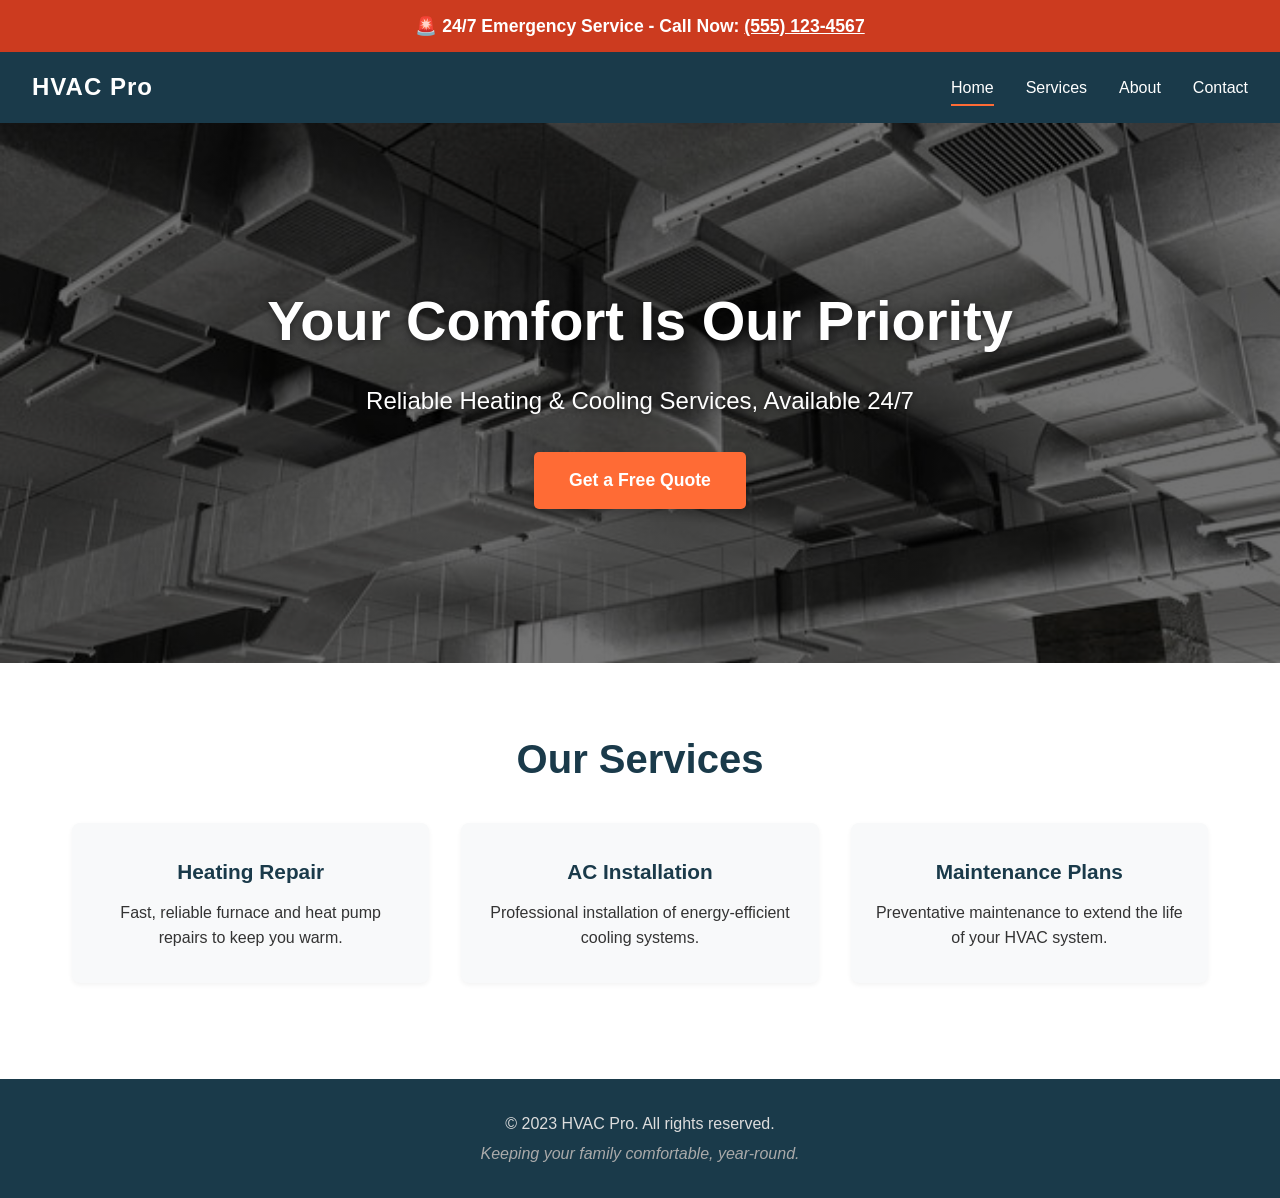
<file: index.html>
<!DOCTYPE html>
<html lang="en">
<head>
    <meta charset="UTF-8">
    <meta name="viewport" content="width=device-width, initial-scale=1.0">
    <title>HVAC Pro | Your Trusted Heating & Cooling Experts</title>
    <link rel="stylesheet" href="index.css">
</head>
<body>
    <!-- Emergency Banner -->
    <div class="emergency-banner">
        🚨 24/7 Emergency Service - Call Now: <a href="tel:+15551234567">(555) 123-4567</a>
    </div>

    <!-- Navigation -->
    <header>
        <nav>
            <div class="logo">HVAC Pro</div>
            <ul>
                <li><a href="index.html" class="active">Home</a></li>
                <li><a href="services.html">Services</a></li>
                <li><a href="about.html">About</a></li>
                <li><a href="contact.html">Contact</a></li>
            </ul>
        </nav>
    </header>

    <!-- Hero Section -->
    <section class="hero">
        <div class="hero-content">
            <h1>Your Comfort Is Our Priority</h1>
            <p>Reliable Heating & Cooling Services, Available 24/7</p>
            <a href="contact.html" class="cta-button">Get a Free Quote</a>
        </div>
    </section>

    <!-- Services Section -->
    <section class="services">
        <h2>Our Services</h2>
        <div class="service-grid">
            <div class="service-card">
                <h3>Heating Repair</h3>
                <p>Fast, reliable furnace and heat pump repairs to keep you warm.</p>
            </div>
            <div class="service-card">
                <h3>AC Installation</h3>
                <p>Professional installation of energy-efficient cooling systems.</p>
            </div>
            <div class="service-card">
                <h3>Maintenance Plans</h3>
                <p>Preventative maintenance to extend the life of your HVAC system.</p>
            </div>
        </div>
    </section>

    <!-- Footer -->
    <footer>
        <div class="footer-content">
            <p>&copy; 2023 HVAC Pro. All rights reserved.</p>
            <p class="tagline">Keeping your family comfortable, year-round.</p>
        </div>
    </footer>
</body>
</html>
</file>
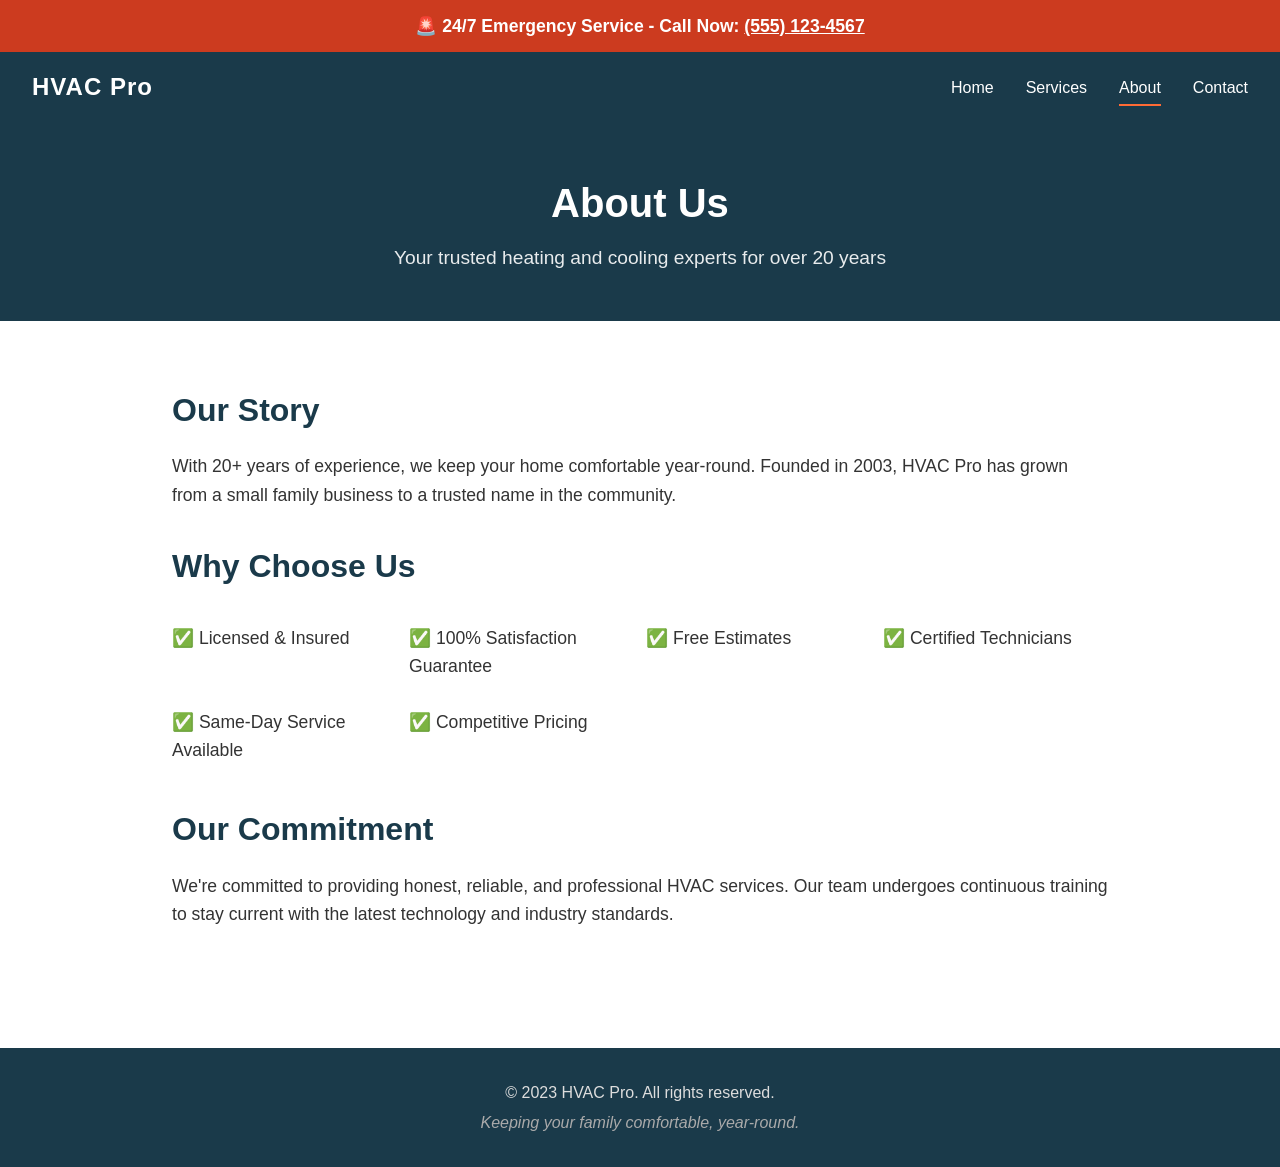
<file: about.html>
<!DOCTYPE html>
<html lang="en">
<head>
    <meta charset="UTF-8">
    <meta name="viewport" content="width=device-width, initial-scale=1.0">
    <title>About Us | HVAC Pro</title>
    <link rel="stylesheet" href="index.css">
</head>
<body>
    <!-- Emergency Banner -->
    <div class="emergency-banner">
        🚨 24/7 Emergency Service - Call Now: <a href="tel:+15551234567">(555) 123-4567</a>
    </div>

    <!-- Navigation -->
    <header>
        <nav>
            <div class="logo">HVAC Pro</div>
            <ul>
                <li><a href="index.html">Home</a></li>
                <li><a href="services.html">Services</a></li>
                <li><a href="about.html" class="active">About</a></li>
                <li><a href="contact.html">Contact</a></li>
            </ul>
        </nav>
    </header>

    <!-- Page Banner -->
    <section class="page-banner">
        <h1>About Us</h1>
        <p>Your trusted heating and cooling experts for over 20 years</p>
    </section>

    <!-- About Section -->
    <section id="about">
        <div class="about-content">
            <h2>Our Story</h2>
            <p>With 20+ years of experience, we keep your home comfortable year-round. Founded in 2003, HVAC Pro has grown from a small family business to a trusted name in the community.</p>
            
            <h2>Why Choose Us</h2>
            <ul class="about-features">
                <li>✅ Licensed & Insured</li>
                <li>✅ 100% Satisfaction Guarantee</li>
                <li>✅ Free Estimates</li>
                <li>✅ Certified Technicians</li>
                <li>✅ Same-Day Service Available</li>
                <li>✅ Competitive Pricing</li>
            </ul>

            <h2>Our Commitment</h2>
            <p>We're committed to providing honest, reliable, and professional HVAC services. Our team undergoes continuous training to stay current with the latest technology and industry standards.</p>
        </div>
    </section>

    <!-- Footer -->
    <footer>
        <div class="footer-content">
            <p>&copy; 2023 HVAC Pro. All rights reserved.</p>
            <p class="tagline">Keeping your family comfortable, year-round.</p>
        </div>
    </footer>
</body>
</html>
</file>
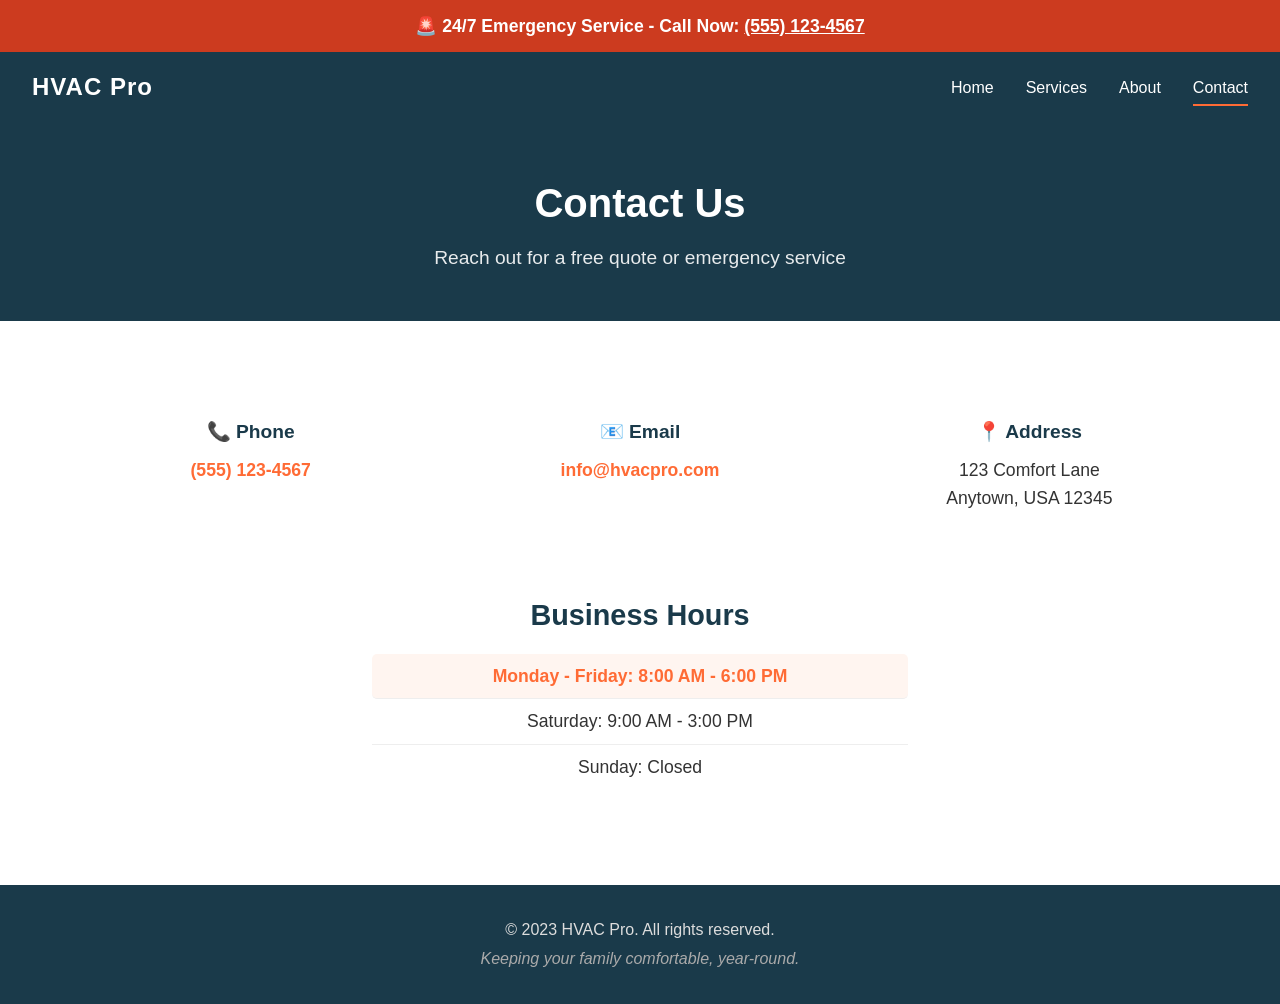
<file: contact.html>
<!DOCTYPE html>
<html lang="en">
<head>
    <meta charset="UTF-8">
    <meta name="viewport" content="width=device-width, initial-scale=1.0">
    <title>Contact Us | HVAC Pro</title>
    <link rel="stylesheet" href="index.css">
</head>
<body>
    <!-- Emergency Banner -->
    <div class="emergency-banner">
        🚨 24/7 Emergency Service - Call Now: <a href="tel:+15551234567">(555) 123-4567</a>
    </div>

    <!-- Navigation -->
    <header>
        <nav>
            <div class="logo">HVAC Pro</div>
            <ul>
                <li><a href="index.html">Home</a></li>
                <li><a href="services.html">Services</a></li>
                <li><a href="about.html">About</a></li>
                <li><a href="contact.html" class="active">Contact</a></li>
            </ul>
        </nav>
    </header>

    <!-- Page Banner -->
    <section class="page-banner">
        <h1>Contact Us</h1>
        <p>Reach out for a free quote or emergency service</p>
    </section>

    <!-- Contact Section -->
    <section id="contact">
        <div class="contact-info">
            <div class="contact-item">
                <h3>📞 Phone</h3>
                <p><a href="tel:+15551234567">(555) 123-4567</a></p>
            </div>
            <div class="contact-item">
                <h3>📧 Email</h3>
                <p><a href="mailto:info@hvacpro.com">info@hvacpro.com</a></p>
            </div>
            <div class="contact-item">
                <h3>📍 Address</h3>
                <p>123 Comfort Lane<br>Anytown, USA 12345</p>
            </div>
        </div>
    </section>

    <!-- Hours Section -->
    <section id="hours">
        <h3>Business Hours</h3>
        <ul>
            <li>Monday - Friday: 8:00 AM - 6:00 PM</li>
            <li>Saturday: 9:00 AM - 3:00 PM</li>
            <li>Sunday: Closed</li>
        </ul>
    </section>

    <!-- Footer -->
    <footer>
        <div class="footer-content">
            <p>&copy; 2023 HVAC Pro. All rights reserved.</p>
            <p class="tagline">Keeping your family comfortable, year-round.</p>
        </div>
    </footer>

    <!-- JavaScript for Hours Highlighting -->
    <script>
        document.addEventListener('DOMContentLoaded', function() {
            const days = ['Sunday', 'Monday', 'Tuesday', 'Wednesday', 'Thursday', 'Friday', 'Saturday'];
            const today = days[new Date().getDay()];
            const hoursList = document.querySelectorAll('#hours li');
            
            if (hoursList.length > 0) {
                hoursList.forEach(li => {
                    if (li.textContent.includes(today)) {
                        li.classList.add('today');
                    }
                });
            }
        });
    </script>
</body>
</html>
</file>
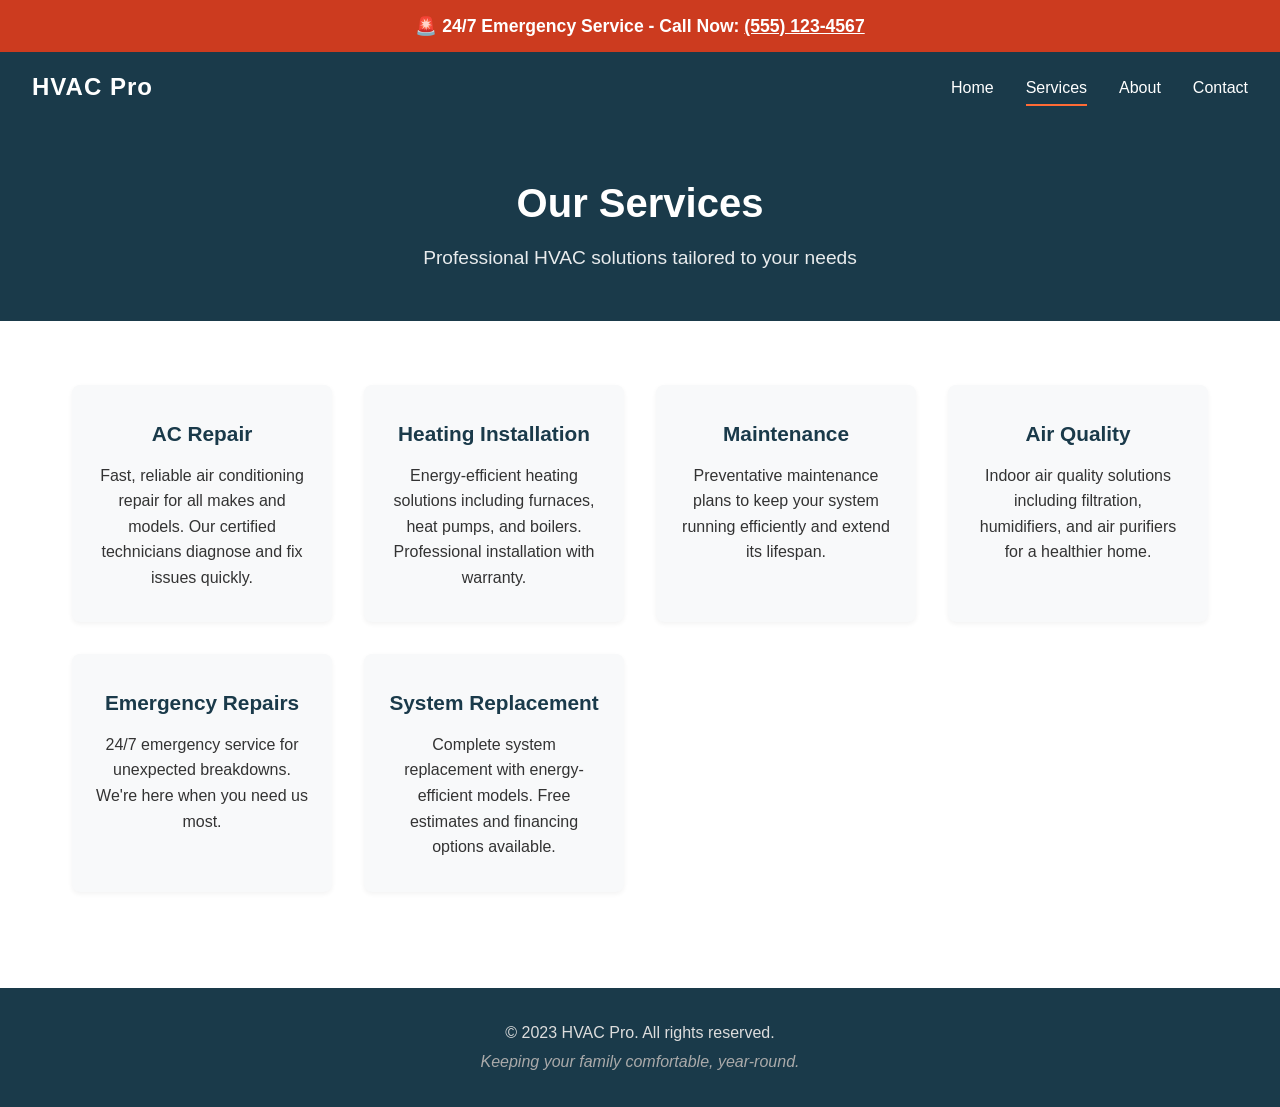
<file: services.html>
<!DOCTYPE html>
<html lang="en">
<head>
    <meta charset="UTF-8">
    <meta name="viewport" content="width=device-width, initial-scale=1.0">
    <title>Our Services | HVAC Pro</title>
    <link rel="stylesheet" href="index.css">
</head>
<body>
    <!-- Emergency Banner -->
    <div class="emergency-banner">
        🚨 24/7 Emergency Service - Call Now: <a href="tel:+15551234567">(555) 123-4567</a>
    </div>

    <!-- Navigation -->
    <header>
        <nav>
            <div class="logo">HVAC Pro</div>
            <ul>
                <li><a href="index.html">Home</a></li>
                <li><a href="services.html" class="active">Services</a></li>
                <li><a href="about.html">About</a></li>
                <li><a href="contact.html">Contact</a></li>
            </ul>
        </nav>
    </header>

    <!-- Page Banner -->
    <section class="page-banner">
        <h1>Our Services</h1>
        <p>Professional HVAC solutions tailored to your needs</p>
    </section>

    <!-- Services Section -->
    <section id="services">
        <div class="service-grid">
            <div class="service-card">
                <h3>AC Repair</h3>
                <p>Fast, reliable air conditioning repair for all makes and models. Our certified technicians diagnose and fix issues quickly.</p>
            </div>
            <div class="service-card">
                <h3>Heating Installation</h3>
                <p>Energy-efficient heating solutions including furnaces, heat pumps, and boilers. Professional installation with warranty.</p>
            </div>
            <div class="service-card">
                <h3>Maintenance</h3>
                <p>Preventative maintenance plans to keep your system running efficiently and extend its lifespan.</p>
            </div>
            <div class="service-card">
                <h3>Air Quality</h3>
                <p>Indoor air quality solutions including filtration, humidifiers, and air purifiers for a healthier home.</p>
            </div>
            <div class="service-card">
                <h3>Emergency Repairs</h3>
                <p>24/7 emergency service for unexpected breakdowns. We're here when you need us most.</p>
            </div>
            <div class="service-card">
                <h3>System Replacement</h3>
                <p>Complete system replacement with energy-efficient models. Free estimates and financing options available.</p>
            </div>
        </div>
    </section>

    <!-- Footer -->
    <footer>
        <div class="footer-content">
            <p>&copy; 2023 HVAC Pro. All rights reserved.</p>
            <p class="tagline">Keeping your family comfortable, year-round.</p>
        </div>
    </footer>
</body>
</html>
</file>
<file: index.css>
/* Reset & Base */
* {
    margin: 0;
    padding: 0;
    box-sizing: border-box;
}

body {
    font-family: Arial, sans-serif;
    line-height: 1.6;
    color: #333;
}

/* --- Emergency Banner --- */
.emergency-banner {
    background-color: #cc3b1f;
    color: white;
    text-align: center;
    padding: 0.75rem 1rem;
    font-weight: bold;
    font-size: 1.1rem;
}

.emergency-banner a {
    color: white;
    text-decoration: underline;
    font-weight: bold;
}

.emergency-banner a:hover {
    color: #ffe0d0;
}

/* --- Navigation --- */
nav {
    background: #1a3a4a;
    padding: 1rem 2rem;
    display: flex;
    justify-content: space-between;
    align-items: center;
    flex-wrap: wrap;
}

.logo {
    color: white;
    font-size: 1.5rem;
    font-weight: bold;
    letter-spacing: 1px;
}

nav ul {
    display: flex;
    list-style: none;
    gap: 2rem;
}

nav a {
    color: white;
    text-decoration: none;
    font-weight: 500;
    padding: 0.5rem 0;
    border-bottom: 2px solid transparent;
    transition: border-color 0.2s ease-in-out;
}

nav a:hover,
nav a.active {
    border-bottom-color: #ff6b35;
}

/* --- Hero Section --- */
.hero {
    display: flex;
    align-items: center;
    justify-content: center;
    text-align: center;
    min-height: 60vh;
    padding: 4rem 2rem;
    background: linear-gradient(rgba(0, 0, 0, 0.55), rgba(0, 0, 0, 0.55)),
                url('360_F_1784794726_fTnKJfXmopYeZTI3hPSH36VdZ2Bxh9Bz.jpg');
    background-size: cover;
    background-position: center;
    background-repeat: no-repeat;
    color: white;
}

.hero-content {
    max-width: 800px;
}

.hero h1 {
    font-size: 3.5rem;
    margin-bottom: 1rem;
    text-shadow: 0 2px 10px rgba(0, 0, 0, 0.6);
}

.hero p {
    font-size: 1.5rem;
    margin-bottom: 2rem;
    text-shadow: 0 1px 5px rgba(0, 0, 0, 0.5);
}

/* --- Call to Action Button --- */
.cta-button {
    display: inline-block;
    padding: 14px 35px;
    background: #ff6b35;
    color: white;
    text-decoration: none;
    font-weight: bold;
    font-size: 1.1rem;
    border-radius: 5px;
    transition: background 0.3s ease, transform 0.1s ease;
    box-shadow: 0 4px 10px rgba(0, 0, 0, 0.2);
}

.cta-button:hover {
    background: #e55a2b;
    transform: scale(1.02);
}

/* --- Page Banner --- */
.page-banner {
    background: #1a3a4a;
    color: white;
    text-align: center;
    padding: 3rem 2rem;
    margin-bottom: 2rem;
}

.page-banner h1 {
    font-size: 2.5rem;
    margin-bottom: 0.5rem;
}

.page-banner p {
    font-size: 1.2rem;
    opacity: 0.9;
}

/* --- Services Section --- */
.services {
    padding: 4rem 2rem;
    max-width: 1200px;
    margin: 0 auto;
}

.services h2 {
    text-align: center;
    font-size: 2.5rem;
    margin-bottom: 2rem;
    color: #1a3a4a;
}

#services {
    padding: 2rem 2rem 4rem;
    max-width: 1200px;
    margin: 0 auto;
}

.service-grid {
    display: grid;
    grid-template-columns: repeat(auto-fit, minmax(250px, 1fr));
    gap: 2rem;
}

.service-card {
    padding: 2rem 1.5rem;
    background: #f8f9fa;
    border-radius: 8px;
    text-align: center;
    box-shadow: 0 2px 5px rgba(0, 0, 0, 0.05);
    transition: transform 0.2s ease, box-shadow 0.2s ease;
}

.service-card:hover {
    transform: translateY(-5px);
    box-shadow: 0 8px 20px rgba(0, 0, 0, 0.1);
}

.service-card h3 {
    color: #1a3a4a;
    margin-bottom: 0.75rem;
    font-size: 1.3rem;
}

/* --- About Section --- */
#about {
    padding: 2rem 2rem 4rem;
    max-width: 1000px;
    margin: 0 auto;
}

#about h2 {
    color: #1a3a4a;
    margin: 2rem 0 1rem;
    font-size: 2rem;
}

#about h2:first-of-type {
    margin-top: 0;
}

#about p {
    margin-bottom: 1.5rem;
    font-size: 1.1rem;
}

.about-features {
    list-style: none;
    padding: 0;
    display: grid;
    grid-template-columns: repeat(auto-fit, minmax(200px, 1fr));
    gap: 0.75rem;
    margin: 1.5rem 0;
}

.about-features li {
    padding: 0.5rem 0;
    font-size: 1.1rem;
}

/* --- Contact Section --- */
#contact {
    padding: 2rem 2rem 1rem;
    max-width: 1200px;
    margin: 0 auto;
}

.contact-info {
    display: grid;
    grid-template-columns: repeat(auto-fit, minmax(200px, 1fr));
    gap: 2rem;
    text-align: center;
    margin: 2rem 0;
}

.contact-item h3 {
    color: #1a3a4a;
    margin-bottom: 0.5rem;
    font-size: 1.2rem;
}

.contact-item a {
    color: #ff6b35;
    text-decoration: none;
    font-weight: bold;
}

.contact-item a:hover {
    text-decoration: underline;
}

.contact-item p {
    font-size: 1.1rem;
}

/* --- Hours Section --- */
#hours {
    padding: 2rem 2rem 4rem;
    max-width: 600px;
    margin: 0 auto;
    text-align: center;
}

#hours h3 {
    color: #1a3a4a;
    font-size: 1.8rem;
    margin-bottom: 1rem;
}

#hours ul {
    list-style: none;
    padding: 0;
}

#hours li {
    padding: 0.5rem 0;
    font-size: 1.1rem;
    border-bottom: 1px solid #eee;
}

#hours li:last-child {
    border-bottom: none;
}

#hours li.today {
    color: #ff6b35;
    font-weight: bold;
    background: #fff5f0;
    border-radius: 5px;
}

/* --- Footer --- */
footer {
    background: #1a3a4a;
    color: #ddd;
    text-align: center;
    padding: 2rem;
    margin-top: 2rem;
}

.footer-content {
    max-width: 1200px;
    margin: 0 auto;
}

footer .tagline {
    font-style: italic;
    color: #aaa;
    margin-top: 0.25rem;
}

/* --- Mobile Responsive --- */
@media (max-width: 768px) {
    nav {
        flex-direction: column;
        gap: 0.75rem;
        padding: 1rem;
    }

    nav ul {
        flex-direction: column;
        align-items: center;
        gap: 0.5rem;
        width: 100%;
    }
    
    nav a {
        display: block;
        width: 100%;
        text-align: center;
        padding: 0.5rem;
        border-bottom: 1px solid rgba(255, 255, 255, 0.1);
    }

    nav a:hover,
    nav a.active {
        border-bottom-color: #ff6b35;
    }

    .hero {
        min-height: 50vh;
        padding: 3rem 1rem;
    }

    .hero h1 {
        font-size: 2.2rem;
    }

    .hero p {
        font-size: 1.2rem;
    }

    .services {
        padding: 2rem 1rem;
    }

    .services h2 {
        font-size: 2rem;
    }

    #services {
        padding: 2rem 1rem;
    }

    .service-grid {
        grid-template-columns: 1fr;
        gap: 1.5rem;
    }

    #about {
        padding: 1.5rem;
    }

    #about h2 {
        font-size: 1.8rem;
    }

    .about-features {
        grid-template-columns: 1fr;
    }

    #contact {
        padding: 1.5rem;
    }

    .contact-info {
        grid-template-columns: 1fr;
        gap: 1.5rem;
    }

    #hours {
        padding: 1.5rem;
    }

    .page-banner {
        padding: 2rem 1rem;
    }

    .page-banner h1 {
        font-size: 2rem;
    }

    .page-banner p {
        font-size: 1rem;
    }
}

@media (max-width: 480px) {
    .emergency-banner {
        font-size: 0.9rem;
        padding: 0.5rem;
    }

    .logo {
        font-size: 1.2rem;
    }

    .hero h1 {
        font-size: 1.8rem;
    }

    .hero p {
        font-size: 1rem;
    }

    .cta-button {
        padding: 12px 25px;
        font-size: 1rem;
    }

    .service-card {
        padding: 1.5rem 1rem;
    }

    .contact-item h3 {
        font-size: 1rem;
    }
}
</file>
